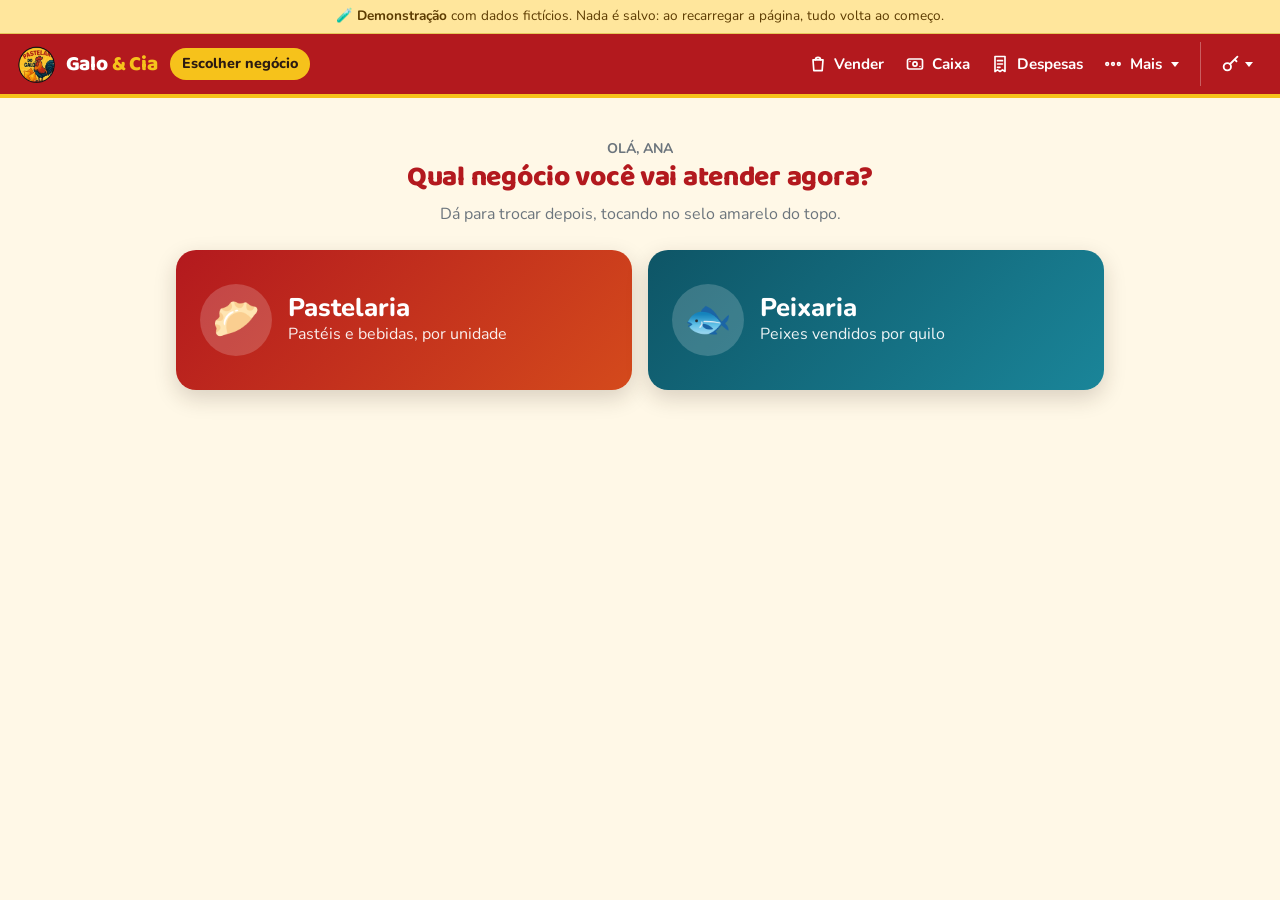
<file: index.html>
<!doctype html>
<html lang="pt-BR">
<head>
    <meta charset="utf-8">
    <meta name="viewport" content="width=device-width, initial-scale=1, viewport-fit=cover">
    <meta name="theme-color" content="#B3191E">
    <link rel="icon" type="image/png" href="img/logo-galo.png">
    <title>Galo &amp; Cia · Demonstração</title>
    <link rel="stylesheet" href="vendor/bootstrap/bootstrap.min.css">
    <link rel="stylesheet" href="css/app.css">
    <link rel="stylesheet" href="css/demo.css">
</head>
<body>
<!-- DEMONSTRAÇÃO: esta faixa avisa que os dados são inventados. -->
<div class="faixa-demo" role="note">🧪 <strong>Demonstração</strong> com dados fictícios. Nada é salvo: ao recarregar a página, tudo volta ao começo.</div>
<!-- Ícones reaproveitados no sistema inteiro (<use href="#...">), desenhados aqui
     mesmo, sem baixar nada da internet. Ícones de traço: pegam a cor do texto.
     As logos ficam em img/ (galo da pastelaria e peixe da peixaria). -->
<svg xmlns="http://www.w3.org/2000/svg" class="d-none">
    <symbol id="i-vender" viewBox="0 0 24 24"><path d="M6 7h12l-1 13H7L6 7Z"/><path d="M9 7a3 3 0 0 1 6 0"/></symbol>
    <symbol id="i-caixa" viewBox="0 0 24 24"><rect x="3" y="6" width="18" height="12" rx="2"/><circle cx="12" cy="12" r="2.5"/><path d="M6 9v.01M18 15v.01"/></symbol>
    <symbol id="i-despesas" viewBox="0 0 24 24"><path d="M6 3h12v18l-3-2-3 2-3-2-3 2V3Z"/><path d="M9 8h6M9 12h6M9 16h3"/></symbol>
    <symbol id="i-repasses" viewBox="0 0 24 24"><circle cx="6" cy="17" r="3"/><circle cx="18" cy="17" r="3"/><path d="M9 17h6l-2-6H9M15 7h3l2 4"/></symbol>
    <symbol id="i-produtos" viewBox="0 0 24 24"><path d="M12 3 4 7v10l8 4 8-4V7l-8-4Z"/><path d="M4 7l8 4 8-4M12 11v10"/></symbol>
    <symbol id="i-cardapio" viewBox="0 0 24 24"><rect x="6" y="2.5" width="12" height="19" rx="2.5"/><path d="M10 6.5h4M9 11h6M9 14.5h6M11 18.5h2"/></symbol>
    <symbol id="i-relatorios" viewBox="0 0 24 24"><path d="M4 20h16"/><path d="M7 16v-5M12 16V7M17 16v-8"/></symbol>
    <symbol id="i-equipe" viewBox="0 0 24 24"><circle cx="9" cy="8" r="3"/><path d="M3 20a6 6 0 0 1 12 0"/><circle cx="17" cy="9" r="2.5"/><path d="M16 14a5 5 0 0 1 5 5"/></symbol>
    <symbol id="i-negocio" viewBox="0 0 24 24"><path d="M4 8h13l-3-3M20 16H7l3 3"/></symbol>
    <symbol id="i-senha" viewBox="0 0 24 24"><circle cx="8" cy="15" r="4"/><path d="m11 12 8-8M16 7l2 2"/></symbol>
    <symbol id="i-sair" viewBox="0 0 24 24"><path d="M14 4h5v16h-5"/><path d="M10 8l-4 4 4 4M6 12h10"/></symbol>
    <symbol id="i-mais" viewBox="0 0 24 24"><circle cx="5" cy="12" r="1.6"/><circle cx="12" cy="12" r="1.6"/><circle cx="19" cy="12" r="1.6"/></symbol>
</svg>

<!-- Topo: marca, negócio escolhido e (no computador) o menu e a conta. -->
<header class="barra-topo">
    <div class="barra-linha">
        <a class="marca" href="#/venda">
            <img id="logo-topo" class="selo-mini" src="img/logo-galo.png" alt="" width="40" height="40">
            <span>Galo <strong>&amp; Cia</strong></span>
        </a>
        <a id="negocio-atual" class="selo-negocio so-logado d-none" href="#/negocio" title="Trocar de negócio"></a>

        <nav id="menu" class="menu-topo so-logado d-none" aria-label="Menu principal">
            <a class="menu-link" href="#/venda" data-rota="#/venda"><svg aria-hidden="true"><use href="#i-vender"/></svg>Vender</a>
            <a class="menu-link" href="#/caixa" data-rota="#/caixa"><svg aria-hidden="true"><use href="#i-caixa"/></svg>Caixa</a>
            <a class="menu-link" href="#/despesas" data-rota="#/despesas"><svg aria-hidden="true"><use href="#i-despesas"/></svg>Despesas</a>
            <!-- O resto das telas fica guardado aqui, para a barra não ficar amontoada. -->
            <div class="dropdown">
                <button id="botao-mais-topo" class="menu-link" type="button" data-bs-toggle="dropdown"
                        aria-expanded="false"><svg aria-hidden="true"><use href="#i-mais"/></svg>Mais<span class="seta" aria-hidden="true"></span></button>
                <div id="menu-mais-topo" class="dropdown-menu dropdown-menu-end menu-suspenso">
                    <a class="dropdown-item menu-item" href="#/vendas-do-dia" data-rota="#/vendas-do-dia"><svg aria-hidden="true"><use href="#i-vender"/></svg>Vendas de hoje</a>
                    <a class="dropdown-item menu-item" href="#/repasses" data-rota="#/repasses"><svg aria-hidden="true"><use href="#i-repasses"/></svg>Repasses</a>
                    <a class="dropdown-item menu-item" href="#/produtos" data-rota="#/produtos"><svg aria-hidden="true"><use href="#i-produtos"/></svg>Produtos</a>
                    <a class="dropdown-item menu-item" href="#/cardapio-online" data-rota="#/cardapio-online" data-negocio="PASTELARIA"><svg aria-hidden="true"><use href="#i-cardapio"/></svg>Cardápio online</a>
                    <a class="dropdown-item menu-item d-none" href="#/relatorios" data-rota="#/relatorios" data-papel="ADMIN"><svg aria-hidden="true"><use href="#i-relatorios"/></svg>Relatórios</a>
                    <a class="dropdown-item menu-item d-none" href="#/equipe" data-rota="#/equipe" data-papel="ADMIN"><svg aria-hidden="true"><use href="#i-equipe"/></svg>Equipe</a>
                </div>
            </div>
        </nav>

        <div class="barra-conta so-logado d-none dropdown">
            <button id="botao-conta" class="menu-link" type="button" data-bs-toggle="dropdown" aria-expanded="false"
                    title="Minha conta"><svg aria-hidden="true"><use href="#i-senha"/></svg>Minha conta<span class="seta" aria-hidden="true"></span></button>
            <div id="menu-conta" class="dropdown-menu dropdown-menu-end menu-suspenso">
                <div class="menu-cabecalho">
                    <strong id="usuario-logado"></strong>
                    <small id="papel-logado"></small>
                </div>
                <a class="dropdown-item menu-item" href="#/senha" data-rota="#/senha"><svg aria-hidden="true"><use href="#i-senha"/></svg>Minha senha</a>
                <button class="dropdown-item menu-item acao-sair" type="button"><svg aria-hidden="true"><use href="#i-sair"/></svg>Sair</button>
            </div>
        </div>
    </div>
</header>

<main id="tela" class="container tela"></main>

<!-- Celular: as 3 telas mais usadas sempre à mão, embaixo, e o resto no "Mais". -->
<nav id="menu-celular" class="menu-celular so-logado d-none" aria-label="Menu principal">
    <a class="menu-link" href="#/venda" data-rota="#/venda"><svg aria-hidden="true"><use href="#i-vender"/></svg>Vender</a>
    <a class="menu-link" href="#/caixa" data-rota="#/caixa"><svg aria-hidden="true"><use href="#i-caixa"/></svg>Caixa</a>
    <a class="menu-link" href="#/despesas" data-rota="#/despesas"><svg aria-hidden="true"><use href="#i-despesas"/></svg>Despesas</a>
    <button id="botao-mais" class="menu-link" type="button" data-bs-toggle="offcanvas" data-bs-target="#menu-mais"
            aria-controls="menu-mais"><svg aria-hidden="true"><use href="#i-mais"/></svg>Mais</button>
</nav>

<!-- "Mais" do celular: sobe de baixo para cima com as outras telas. -->
<div id="menu-mais" class="offcanvas offcanvas-bottom menu-mais" tabindex="-1" aria-labelledby="menu-mais-titulo">
    <div class="offcanvas-header">
        <h2 id="menu-mais-titulo" class="offcanvas-title h5">Mais opções</h2>
        <button type="button" class="btn-close" data-bs-dismiss="offcanvas" aria-label="Fechar"></button>
    </div>
    <div class="offcanvas-body">
        <p id="usuario-logado-mais" class="small text-secondary mb-2"></p>
        <nav class="menu-mais-lista" aria-label="Mais opções">
            <a class="menu-link" href="#/vendas-do-dia" data-rota="#/vendas-do-dia"><svg aria-hidden="true"><use href="#i-vender"/></svg>Vendas de hoje</a>
            <a class="menu-link" href="#/repasses" data-rota="#/repasses"><svg aria-hidden="true"><use href="#i-repasses"/></svg>Repasses</a>
            <a class="menu-link" href="#/produtos" data-rota="#/produtos"><svg aria-hidden="true"><use href="#i-produtos"/></svg>Produtos</a>
            <a class="menu-link" href="#/cardapio-online" data-rota="#/cardapio-online" data-negocio="PASTELARIA"><svg aria-hidden="true"><use href="#i-cardapio"/></svg>Cardápio online</a>
            <a class="menu-link d-none" href="#/relatorios" data-rota="#/relatorios" data-papel="ADMIN"><svg aria-hidden="true"><use href="#i-relatorios"/></svg>Relatórios</a>
            <a class="menu-link d-none" href="#/equipe" data-rota="#/equipe" data-papel="ADMIN"><svg aria-hidden="true"><use href="#i-equipe"/></svg>Equipe</a>
            <a class="menu-link" href="#/negocio" data-rota="#/negocio"><svg aria-hidden="true"><use href="#i-negocio"/></svg>Trocar negócio</a>
            <a class="menu-link" href="#/senha" data-rota="#/senha"><svg aria-hidden="true"><use href="#i-senha"/></svg>Minha senha</a>
            <button class="menu-link acao-sair" type="button"><svg aria-hidden="true"><use href="#i-sair"/></svg>Sair</button>
        </nav>
    </div>
</div>

<!-- Avisos embaixo, no centro (no celular, acima do menu de baixo). -->
<div id="avisos" class="position-fixed start-50 translate-middle-x p-3 avisos"></div>

<script src="vendor/bootstrap/bootstrap.bundle.min.js"></script>
<script type="module" src="js/app.js"></script>
</body>
</html>
</file>
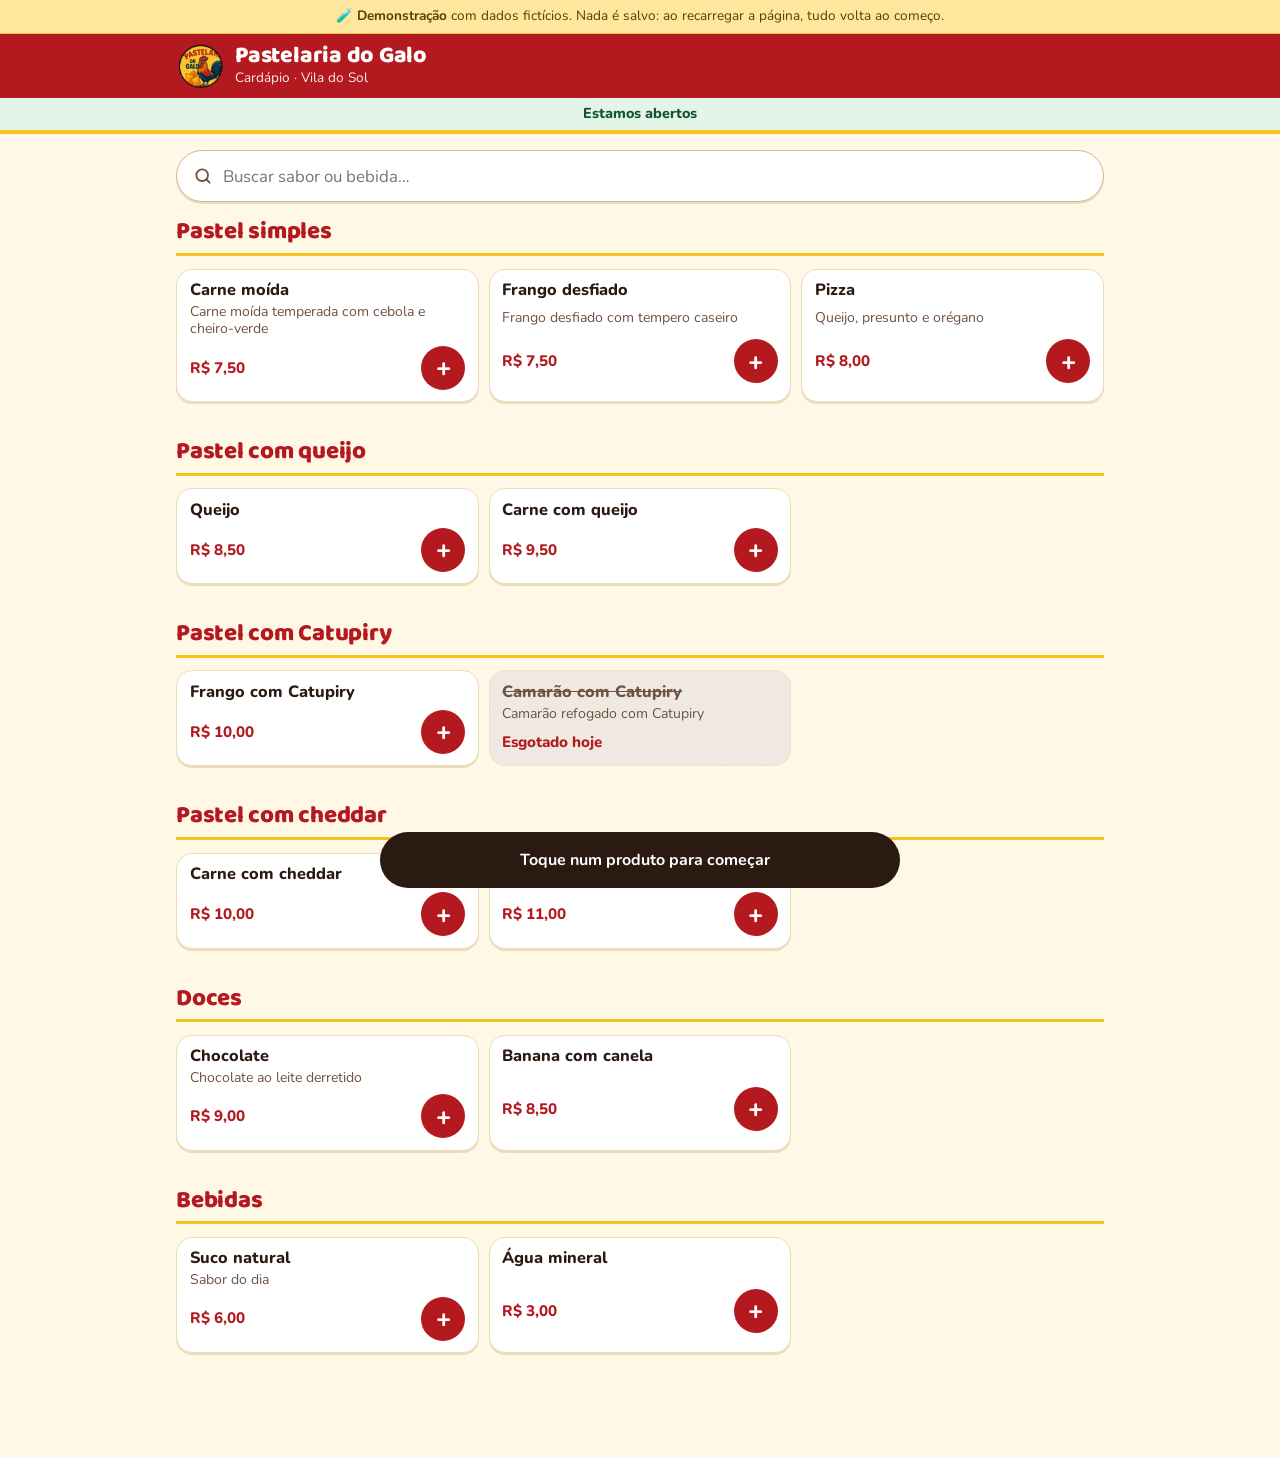
<file: cardapio.html>
<!doctype html>
<html lang="pt-BR">
<head>
    <meta charset="utf-8">
    <meta name="viewport" content="width=device-width, initial-scale=1, viewport-fit=cover">
    <meta name="theme-color" content="#B3191E">
    <meta name="description" content="Cardápio da Pastelaria do Galo. Escolha os pastéis e peça pelo WhatsApp.">
    <title>Cardápio · Demonstração</title>
    <link rel="icon" type="image/png" href="img/logo-galo.png">
    <link rel="stylesheet" href="vendor/bootstrap/bootstrap.min.css">
    <link rel="stylesheet" href="css/app.css">
    <link rel="stylesheet" href="css/demo.css">
</head>
<body class="cardapio-pagina">
<!-- DEMONSTRAÇÃO: esta faixa avisa que os dados são inventados. -->
<div class="faixa-demo" role="note">🧪 <strong>Demonstração</strong> com dados fictícios. Nada é salvo: ao recarregar a página, tudo volta ao começo.</div>
<!-- Esta página é PÚBLICA: qualquer pessoa abre, sem login. Por isso ela não carrega o
     sistema interno (menu, telas, login). Só mostra o cardápio e monta o pedido. -->

<header class="cardapio-topo">
    <div class="cardapio-topo-linha">
        <img class="cardapio-logo" src="img/logo-galo.png" alt="Pastelaria do Galo" width="56" height="52">
        <div class="cardapio-titulo">
            <h1>Pastelaria do Galo</h1>
            <p>Cardápio · Vila do Sol</p>
        </div>
    </div>
    <!-- "Estamos abertos" / "Fechados": faixa própria, embaixo do nome. -->
    <div id="situacao" class="cardapio-situacao" role="status">Carregando…</div>
</header>

<main class="cardapio-principal">
    <div id="aviso" class="cardapio-aviso d-none" role="status"></div>

    <label class="venda-busca">
        <svg aria-hidden="true" viewBox="0 0 24 24"><circle cx="11" cy="11" r="7"/><path d="m20 20-3.5-3.5"/></svg>
        <span class="visually-hidden">Buscar no cardápio</span>
        <input id="busca" type="search" autocomplete="off" placeholder="Buscar sabor ou bebida…">
    </label>

    <div id="lista"><p class="venda-vazio">Carregando o cardápio…</p></div>
    <noscript><p class="venda-vazio">Para ver o cardápio, ative o JavaScript do navegador.</p></noscript>
</main>

<!-- A barra do pedido: sempre à vista, com o total. Tocar abre o pedido para finalizar. -->
<button id="barra-pedido" class="barra-pedido barra-pedido-cardapio vazia" type="button"
        data-bs-toggle="offcanvas" data-bs-target="#painel-pedido" aria-controls="painel-pedido">
    <span>Toque num produto para começar</span>
</button>

<div id="painel-pedido" class="offcanvas offcanvas-bottom painel-cardapio" tabindex="-1" aria-labelledby="titulo-pedido">
    <div class="offcanvas-header">
        <h2 id="titulo-pedido" class="offcanvas-title h4">Seu pedido</h2>
        <button type="button" class="btn-close" data-bs-dismiss="offcanvas" aria-label="Voltar ao cardápio"></button>
    </div>
    <div class="offcanvas-body">
        <ul id="lista-pedido" class="pedido-lista"></ul>
        <div class="text-end mb-2"><button id="limpar" class="btn btn-link btn-sm" type="button">Limpar o pedido</button></div>

        <form id="form-pedido" novalidate>
            <div class="mb-2">
                <label class="form-label" for="p-nome">Seu nome</label>
                <input id="p-nome" class="form-control" maxlength="60" autocomplete="name" required>
            </div>

            <div class="mb-2">
                <div class="form-label">Como você quer receber?</div>
                <div class="btn-group grupo-grande w-100" role="group" aria-label="Retirada ou entrega">
                    <input type="radio" class="btn-check" name="tipo" id="tipo-retirada" value="RETIRADA" checked>
                    <label class="btn btn-outline-secondary" for="tipo-retirada">Retirar</label>
                    <input type="radio" class="btn-check" name="tipo" id="tipo-entrega" value="ENTREGA">
                    <label class="btn btn-outline-secondary" for="tipo-entrega">Entrega</label>
                </div>
                <div id="bloco-entrega" class="mt-2 d-none">
                    <label class="form-label small" for="p-local">Onde você está?</label>
                    <select id="p-local" class="form-select mb-2"></select>
                    <label class="form-label small" for="p-endereco">Ponto de referência</label>
                    <input id="p-endereco" class="form-control" maxlength="150" autocomplete="off">
                </div>
            </div>

            <div class="mb-2">
                <div class="form-label">Como vai pagar?</div>
                <div class="btn-group grupo-grande w-100" role="group" aria-label="Forma de pagamento">
                    <input type="radio" class="btn-check" name="pagamento" id="pag-pix" value="PIX" checked>
                    <label class="btn btn-outline-secondary" for="pag-pix">Pix</label>
                    <input type="radio" class="btn-check" name="pagamento" id="pag-dinheiro" value="DINHEIRO">
                    <label class="btn btn-outline-secondary" for="pag-dinheiro">Dinheiro</label>
                </div>
                <p id="ajuda-pix" class="form-text mb-0">A pastelaria te passa a chave Pix pelo WhatsApp.</p>
                <div id="bloco-troco" class="mt-2 d-none">
                    <label class="form-label small" for="p-troco">Troco para quanto? (deixe em branco se não precisa)</label>
                    <div class="input-group">
                        <span class="input-group-text">R$</span>
                        <input id="p-troco" class="form-control" inputmode="decimal" autocomplete="off">
                    </div>
                </div>
            </div>

            <div class="mb-2">
                <label class="form-label" for="p-observacao">Observação (opcional)</label>
                <textarea id="p-observacao" class="form-control" rows="2" maxlength="200"></textarea>
            </div>

            <!-- O detalhe da conta rola junto com o formulário; no rodapé fixo ficam só o total e o botão. -->
            <dl class="resumo-fechamento mb-1">
                <dt>Itens</dt><dd id="r-itens">R$ 0,00</dd>
                <dt id="r-taxa-rotulo" class="d-none">Entrega</dt><dd id="r-taxa" class="d-none">R$ 0,00</dd>
            </dl>
            <p class="small text-secondary mb-2">O total é uma estimativa. A pastelaria confirma o valor e o tempo pelo WhatsApp.</p>

            <div class="pedido-rodape-cardapio">
            <div class="rodape-total">
                <span class="fw-bold">Total estimado</span>
                <strong id="r-total" class="pedido-total-cardapio">R$ 0,00</strong>
            </div>
            <div id="erro-pedido" class="alert alert-danger py-2 d-none" role="alert"></div>
            <button id="enviar" class="btn btn-primary btn-lg w-100" type="submit">Pedir pelo WhatsApp</button>
            <a id="link-reserva" class="d-none small mt-2 text-center" rel="noopener" href="#">
                O WhatsApp não abriu? Toque aqui.</a>
            </div>
        </form>
    </div>
</div>

<script src="vendor/bootstrap/bootstrap.bundle.min.js"></script>
<script type="module" src="js/publico/cardapio.js"></script>
</body>
</html>
</file>
<file: css/app.css>
/* ============================================================================
   Visual do Galo & Cia (ver docs/IDENTIDADE_VISUAL.md e docs/PLANO_VISUAL.md).

   Estilo escolhido no protótipo: "Cardápio em grade" (estilo B). Topo vermelho
   com faixa amarela, fundo creme, cartões brancos com "sombra de carimbo"
   (uma linha embaixo, sem borrão), títulos arredondados e fortes.

   COMO FUNCIONA: o Bootstrap desenha tudo usando variáveis CSS (--bs-...).
   Aqui trocamos essas variáveis pelas da marca. Assim, cada botão, campo e
   cartão do sistema muda de cara sem precisarmos mexer tela por tela.

   Para mudar uma cor do sistema inteiro, altere só a variável --galo-... aqui.
   ========================================================================== */

/* Fontes salvas no projeto (vendor/fonts, licença OFL): o sistema funciona sem
   internet e não avisa nenhum site de fora a cada tela aberta. Cada arquivo é
   "variável": um só arquivo tem todos os pesos, do normal ao extra-negrito.
   font-display: swap mostra o texto na fonte do sistema até a fonte carregar. */
@font-face {
    font-family: "Baloo 2";
    src: url("../vendor/fonts/baloo2-latin.woff2") format("woff2");
    font-weight: 400 800;
    font-style: normal;
    font-display: swap;
}
@font-face {
    font-family: "Nunito";
    src: url("../vendor/fonts/nunito-latin.woff2") format("woff2");
    font-weight: 200 1000;
    font-style: normal;
    font-display: swap;
}

:root {
    /* Cores da marca */
    --galo-vermelho: #B3191E;
    --galo-vermelho-escuro: #8E1418;
    --galo-vermelho-noite: #6F0F12;
    --galo-amarelo: #F6C21B;
    --galo-amarelo-escuro: #DDA90C;
    --galo-laranja: #E8761E;
    --galo-escuro: #2B1A12;
    --galo-texto-suave: #6E5242;   /* textos de apoio: 6,6:1 sobre o creme */
    --galo-creme: #FFF4D6;
    --galo-fundo: #FFF8E7;         /* fundo das telas */
    --galo-borda: #EBDDBC;
    --galo-borda-forte: #CDB98E;
    --galo-sombra: 0 2px 0 var(--galo-borda);   /* a "sombra de carimbo" */
    --galo-vermelho-rgb: 179, 25, 30;            /* o vermelho em números, para os contornos de foco */
    --galo-foco: rgba(179, 25, 30, 0.18);        /* brilho em volta do campo selecionado */
    --galo-brilho: rgba(246, 194, 27, 0.25);     /* luz amarela nos cartões de destaque */

    /* Fontes: títulos arredondados (Baloo 2) e texto amigável (Nunito).
       Sem os arquivos delas, o navegador usa a fonte do sistema. */
    --fonte-titulo: "Baloo 2", "Nunito", system-ui, "Segoe UI", Roboto, Arial, sans-serif;
    --fonte-texto: "Nunito", system-ui, "Segoe UI", Roboto, "Helvetica Neue", Arial, sans-serif;

    /* Altura do menu de baixo no celular (as telas reservam esse espaço). */
    --menu-celular-altura: 64px;

    /* Bootstrap passa a usar as da marca */
    --bs-body-bg: var(--galo-fundo);
    --bs-body-color: var(--galo-escuro);
    --bs-secondary-color: var(--galo-texto-suave);
    --bs-primary: var(--galo-vermelho);
    --bs-primary-rgb: 179, 25, 30;
    --bs-link-color-rgb: 179, 25, 30;
    --bs-link-hover-color-rgb: 142, 20, 24;
    --bs-border-color: var(--galo-borda);
    --bs-border-radius: 0.75rem;
    --bs-border-radius-lg: 1rem;
    --bs-focus-ring-color: rgba(179, 25, 30, 0.25);
    --bs-font-sans-serif: var(--fonte-texto);
}

/* Peixaria: a mesma casa, outra cor. Ao escolher a peixaria, as variáveis da marca
   trocam de vermelho/amarelo para azul-marinho/azul-água, e o sistema inteiro muda
   junto, sem mexer tela por tela. Assim fica claro, de longe, em qual negócio se está.
   Contrastes conferidos: texto escuro no fundo 14,8:1; texto de apoio 6,5:1; branco
   no azul-marinho 9,1:1; texto escuro no azul-água 9,4:1.
   As variáveis do Bootstrap que usam as da marca são repetidas aqui, porque o
   navegador as calcula uma vez no :root e não as recalcularia sozinho. */
body[data-negocio="PEIXARIA"] {
    --galo-vermelho: #0F4C75;          /* azul-marinho: topo, botões, títulos */
    --galo-vermelho-escuro: #0B3A5A;
    --galo-vermelho-noite: #082A42;
    --galo-amarelo: #7FD1E3;           /* azul-água: escolhido, selos, faixa do topo */
    --galo-amarelo-escuro: #4FB3CC;
    --galo-escuro: #0B2233;
    --galo-texto-suave: #3F5B70;
    --galo-creme: #DCEEF7;
    --galo-fundo: #EEF5FA;
    --galo-borda: #C9DDEA;
    --galo-borda-forte: #93B8D0;
    --galo-sombra: 0 2px 0 var(--galo-borda);
    --galo-vermelho-rgb: 15, 76, 117;
    --galo-foco: rgba(15, 76, 117, 0.2);
    --galo-brilho: rgba(127, 209, 227, 0.25);

    --bs-body-bg: var(--galo-fundo);
    --bs-body-color: var(--galo-escuro);
    --bs-secondary-color: var(--galo-texto-suave);
    --bs-primary: var(--galo-vermelho);
    --bs-primary-rgb: 15, 76, 117;
    --bs-link-color-rgb: 15, 76, 117;
    --bs-link-hover-color-rgb: 11, 58, 90;
    --bs-border-color: var(--galo-borda);
    --bs-focus-ring-color: rgba(15, 76, 117, 0.25);
    background-color: var(--galo-fundo);
}

/* ── Textos ───────────────────────────────────────────────────────────────── */

h1, h2, h3, .h1, .h2, .h3, .h4, .h5 {
    font-family: var(--fonte-titulo);
    font-weight: 800;
    letter-spacing: -0.01em;
}
/* O título de cada tela: grande e no vermelho da marca. */
.cabecalho-tela h1,
.cabecalho-tela .h3 {
    color: var(--galo-vermelho);
    line-height: 1.1;
}
/* "text-muted" do Bootstrap vira o marrom suave da marca (contraste conferido). */
.text-muted {
    color: var(--galo-texto-suave) !important;
}

/* ── Botões ───────────────────────────────────────────────────────────────── */

/* Botões maiores para o toque, no celular. */
.btn {
    min-height: 44px;
    font-weight: 700;
    border-radius: 0.75rem;
}

/* Ação principal: vermelho da marca, texto branco e a "sombra de carimbo"
   mais escura, que dá cara de botão de apertar. */
.btn-primary {
    --bs-btn-color: #fff;
    --bs-btn-bg: var(--galo-vermelho);
    --bs-btn-border-color: var(--galo-vermelho);
    --bs-btn-hover-color: #fff;
    --bs-btn-hover-bg: var(--galo-vermelho-escuro);
    --bs-btn-hover-border-color: var(--galo-vermelho-escuro);
    --bs-btn-active-color: #fff;
    --bs-btn-active-bg: var(--galo-vermelho-noite);
    --bs-btn-active-border-color: var(--galo-vermelho-noite);
    --bs-btn-disabled-color: #fff;
    --bs-btn-disabled-bg: var(--galo-vermelho);
    --bs-btn-disabled-border-color: var(--galo-vermelho);
    --bs-btn-focus-shadow-rgb: var(--galo-vermelho-rgb);
    box-shadow: 0 3px 0 var(--galo-vermelho-noite);
}
.btn-primary:active {
    box-shadow: none;
    transform: translateY(2px);
}

/* Ação secundária (Editar, abas): contorno vermelho da marca. Sem isto, o
   Bootstrap usa o azul dele, que tem cor própria e não segue o --bs-primary. */
.btn-outline-primary {
    --bs-btn-color: var(--galo-vermelho);
    --bs-btn-bg: #fff;
    --bs-btn-border-color: var(--galo-vermelho);
    --bs-btn-hover-color: #fff;
    --bs-btn-hover-bg: var(--galo-vermelho-escuro);
    --bs-btn-hover-border-color: var(--galo-vermelho-escuro);
    --bs-btn-active-color: #fff;
    --bs-btn-active-bg: var(--galo-vermelho);
    --bs-btn-active-border-color: var(--galo-vermelho);
    --bs-btn-disabled-color: var(--galo-vermelho);
    --bs-btn-disabled-border-color: var(--galo-vermelho);
    --bs-btn-focus-shadow-rgb: var(--galo-vermelho-rgb);
}

/* "Registrar venda" usava o verde do Bootstrap, que destoava: vira vermelho. */
.btn-success {
    --bs-btn-color: #fff;
    --bs-btn-bg: var(--galo-vermelho);
    --bs-btn-border-color: var(--galo-vermelho);
    --bs-btn-hover-color: #fff;
    --bs-btn-hover-bg: var(--galo-vermelho-escuro);
    --bs-btn-hover-border-color: var(--galo-vermelho-escuro);
    --bs-btn-active-color: #fff;
    --bs-btn-active-bg: var(--galo-vermelho-noite);
    --bs-btn-active-border-color: var(--galo-vermelho-noite);
    --bs-btn-disabled-color: #fff;
    --bs-btn-disabled-bg: var(--galo-vermelho);
    --bs-btn-disabled-border-color: var(--galo-vermelho);
    box-shadow: 0 3px 0 var(--galo-vermelho-noite);
}

/* Botão em forma de link ("Limpar o pedido"): na cor da marca, e não no azul do Bootstrap. */
.btn-link {
    --bs-btn-color: var(--galo-vermelho);
    --bs-btn-hover-color: var(--galo-vermelho-escuro);
    --bs-btn-active-color: var(--galo-vermelho-noite);
}

/* Destaque: amarelo da marca. Texto ESCURO: branco no amarelo fica ilegível. */
.btn-warning {
    --bs-btn-color: var(--galo-escuro);
    --bs-btn-bg: var(--galo-amarelo);
    --bs-btn-border-color: var(--galo-amarelo);
    --bs-btn-hover-color: var(--galo-escuro);
    --bs-btn-hover-bg: var(--galo-amarelo-escuro);
    --bs-btn-hover-border-color: var(--galo-amarelo-escuro);
    --bs-btn-active-color: var(--galo-escuro);
    --bs-btn-active-bg: var(--galo-amarelo-escuro);
    --bs-btn-active-border-color: var(--galo-amarelo-escuro);
}

/* Opções (pagamento, origem, período...): brancas; a escolhida fica AMARELA,
   com texto escuro e em negrito. O vermelho fica só para a ação principal,
   e a escolha não depende só da cor (o negrito também muda). */
.btn-outline-secondary {
    --bs-btn-color: var(--galo-escuro);
    --bs-btn-bg: #fff;
    --bs-btn-border-color: var(--galo-borda-forte);
    --bs-btn-hover-color: var(--galo-escuro);
    --bs-btn-hover-bg: var(--galo-creme);
    --bs-btn-hover-border-color: var(--galo-borda-forte);
    --bs-btn-active-color: var(--galo-escuro);
    --bs-btn-active-bg: var(--galo-amarelo);
    --bs-btn-active-border-color: var(--galo-amarelo-escuro);
    --bs-btn-focus-shadow-rgb: var(--galo-vermelho-rgb);
}
.btn-check:checked + .btn {
    font-weight: 800;
}

/* ── Campos ───────────────────────────────────────────────────────────────── */

/* Campos brancos sobre o creme: destacam onde se digita. */
.form-control,
.form-select {
    background-color: #fff;
    border-color: var(--galo-borda-forte);
    border-radius: 0.75rem;
    min-height: 44px;
}
.form-control:focus,
.form-select:focus {
    border-color: var(--galo-vermelho);
    box-shadow: 0 0 0 0.25rem var(--galo-foco);
}
/* Sem as setinhas minúsculas dos campos de número: digita-se o valor.
   (O teclado numérico do celular continua aparecendo.) */
input[type="number"]::-webkit-outer-spin-button,
input[type="number"]::-webkit-inner-spin-button {
    -webkit-appearance: none;
    margin: 0;
}
input[type="number"] {
    -moz-appearance: textfield;
    appearance: textfield;
}
.form-check-input:checked {
    background-color: var(--galo-vermelho);
    border-color: var(--galo-vermelho);
}
.form-label {
    font-weight: 700;
}

/* ── Cartões e listas ─────────────────────────────────────────────────────── */

.card {
    --bs-card-bg: #fff;
    border: 1px solid var(--galo-borda);
    border-radius: 1rem;
    box-shadow: var(--galo-sombra);
}
.list-group {
    --bs-list-group-border-color: var(--galo-borda);
}

/* ── Topo ─────────────────────────────────────────────────────────────────── */

.barra-topo {
    color: #fff;
    background: var(--galo-vermelho);
    border-bottom: 4px solid var(--galo-amarelo);
}
.barra-linha {
    display: flex;
    align-items: center;
    gap: 0.75rem;
    max-width: 1320px;
    margin: 0 auto;
    padding: 0.5rem 1rem;
}
.marca {
    display: flex;
    align-items: center;
    gap: 0.6rem;
    color: #fff;
    font-family: var(--fonte-titulo);
    font-size: 1.3rem;
    font-weight: 800;
    letter-spacing: -0.01em;
    text-decoration: none;
    white-space: nowrap;
}
.marca:hover {
    color: #fff;
}
.marca strong {
    color: var(--galo-amarelo);
}
.selo-mini {
    width: 40px;
    height: 40px;
    flex: none;
    object-fit: contain;
}

/* Negócio escolhido: um selo amarelo, sempre à vista. Tocar nele troca o negócio. */
.selo-negocio {
    display: inline-flex;
    align-items: center;
    min-height: 32px;
    padding: 0 0.75rem;
    border-radius: 999px;
    background: var(--galo-amarelo);
    color: var(--galo-escuro);
    font-weight: 800;
    font-size: 0.9rem;
    text-decoration: none;
    white-space: nowrap;
}
.selo-negocio:hover {
    color: var(--galo-escuro);
    background: #fff;
}

/* Itens de menu (topo, menu de baixo e "Mais"): ícone + nome. */
.menu-link {
    display: inline-flex;
    align-items: center;
    gap: 0.4rem;
    min-height: 44px;
    padding: 0 0.7rem;
    border: 0;
    border-radius: 999px;
    background: transparent;
    color: inherit;
    font: inherit;
    font-weight: 700;
    text-decoration: none;
    white-space: nowrap;
    cursor: pointer;
}
.menu-link svg {
    width: 20px;
    height: 20px;
    flex: none;
    fill: none;
    stroke: currentColor;
    stroke-width: 2;
    stroke-linecap: round;
    stroke-linejoin: round;
}

/* Menu do topo (computador): texto branco; a tela atual fica num "comprimido" amarelo. */
.menu-topo {
    display: flex;
    flex-wrap: nowrap;
    gap: 0.1rem;
    margin-left: auto;
}
.menu-topo .menu-link {
    padding: 0 0.6rem;
    font-size: 0.95rem;
}
.barra-topo .menu-link {
    color: #fff;
}
.barra-topo .menu-link:hover {
    background: rgba(255, 255, 255, 0.15);
    color: #fff;
}
.barra-topo .menu-link.active {
    background: var(--galo-amarelo);
    color: var(--galo-escuro);
}
.barra-conta {
    display: flex;
    align-items: center;
    gap: 0.15rem;
    padding-left: 0.5rem;
    border-left: 1px solid rgba(255, 255, 255, 0.3);
}

/* Setinha "▾" dos botões que abrem um menu (Mais e conta). */
.seta {
    width: 0;
    height: 0;
    margin-left: 0.15rem;
    border-left: 4px solid transparent;
    border-right: 4px solid transparent;
    border-top: 5px solid currentColor;
}
/* Menus suspensos do topo: cartão branco, itens grandes, ícone + nome. */
.menu-suspenso {
    min-width: 230px;
    margin-top: 0.5rem !important;
    padding: 0.4rem;
    border: 1px solid var(--galo-borda);
    border-radius: 1rem;
    box-shadow: 0 10px 28px rgba(43, 26, 18, 0.18);
}
/* Quem está logada: nome e perfil, no alto do menu da conta (não é um botão). */
.menu-cabecalho {
    display: flex;
    flex-direction: column;
    padding: 0.4rem 0.8rem 0.6rem;
    margin-bottom: 0.3rem;
    border-bottom: 1px solid var(--galo-borda);
    color: var(--galo-escuro);
}
.menu-cabecalho small {
    color: var(--galo-texto-suave);
}
.menu-item {
    display: flex;
    align-items: center;
    gap: 0.6rem;
    min-height: 44px;
    padding: 0 0.8rem;
    border-radius: 0.7rem;
    color: var(--galo-escuro);
    font-weight: 700;
}
.menu-item svg {
    width: 20px;
    height: 20px;
    flex: none;
    fill: none;
    stroke: currentColor;
    stroke-width: 2;
    stroke-linecap: round;
    stroke-linejoin: round;
}
.menu-item:hover,
.menu-item:focus {
    background: var(--galo-creme);
    color: var(--galo-escuro);
}
.menu-item.active,
.menu-item.active:hover {
    background: var(--galo-amarelo);
    color: var(--galo-escuro);
}
.menu-item.acao-sair {
    color: var(--galo-vermelho);
}

.tela {
    padding-top: 1rem;
    padding-bottom: 1.5rem;
}

/* Menu de baixo (só no celular). */
.menu-celular {
    display: none;
}

/* No computador médio, o menu do topo encolhe: só os ícones nos itens da conta
   (o nome e o "Sair" continuam no title, ao parar o mouse, e no leitor de tela). */
@media (max-width: 1439.98px) {
    .barra-conta .menu-link {
        font-size: 0;
        gap: 0;
    }
    .barra-conta .menu-link svg {
        width: 22px;
        height: 22px;
    }
}

/* Notebook pequeno: só o selo do galo no lugar do nome, e itens mais juntos. */
@media (min-width: 992px) and (max-width: 1199.98px) {
    .marca span {
        position: absolute;
        width: 1px;
        height: 1px;
        overflow: hidden;
        clip: rect(0 0 0 0);
    }
    .barra-linha {
        gap: 0.5rem;
    }
    .menu-topo .menu-link {
        padding: 0 0.35rem;
        gap: 0.3rem;
        font-size: 0.88rem;
    }
}

/* Celular e tablet em pé: topo enxuto; o menu vai para baixo, como num aplicativo. */
@media (max-width: 991.98px) {
    .menu-topo,
    .barra-conta {
        display: none !important;
    }
    .barra-linha {
        justify-content: space-between;
    }
    .menu-celular {
        position: fixed;
        left: 0;
        right: 0;
        bottom: 0;
        z-index: 1030;
        display: grid;
        grid-template-columns: repeat(4, 1fr);
        height: calc(var(--menu-celular-altura) + env(safe-area-inset-bottom));
        padding-bottom: env(safe-area-inset-bottom);
        background: #fff;
        border-top: 1px solid var(--galo-borda);
        box-shadow: 0 -2px 10px rgba(43, 26, 18, 0.08);
    }
    .menu-celular.d-none {
        display: none !important;
    }
    .menu-celular .menu-link {
        flex-direction: column;
        justify-content: center;
        gap: 0.15rem;
        border-radius: 0;
        padding: 0;
        font-size: 0.78rem;
        color: var(--galo-texto-suave);
    }
    .menu-celular .menu-link svg {
        width: 24px;
        height: 24px;
    }
    /* A tela atual: ícone dentro de um comprimido amarelo e o nome em vermelho. */
    .menu-celular .menu-link.active {
        color: var(--galo-vermelho);
    }
    .menu-celular .menu-link.active svg {
        width: 52px;
        padding: 2px 14px;
        border-radius: 999px;
        background: var(--galo-amarelo);
        color: var(--galo-escuro);
    }
    /* As telas reservam o espaço do menu de baixo, para nada ficar escondido atrás dele. */
    body:not(.modo-login) .tela {
        padding-bottom: calc(var(--menu-celular-altura) + env(safe-area-inset-bottom) + 1.5rem);
    }
    body:not(.modo-login) .avisos {
        bottom: calc(var(--menu-celular-altura) + env(safe-area-inset-bottom));
    }
    /* O que fica grudado no rodapé da tela (barra de pagamento dos repasses)
       para logo ACIMA do menu de baixo, e não escondido atrás dele. */
    body:not(.modo-login) .barra-pagamento {
        bottom: calc(var(--menu-celular-altura) + env(safe-area-inset-bottom));
    }
}

/* "Mais" do celular: painel que sobe de baixo, com uma opção por linha. */
.menu-mais {
    --bs-offcanvas-height: auto;
    border-radius: 1.25rem 1.25rem 0 0;
    border-top: 4px solid var(--galo-amarelo);
    background: var(--galo-fundo);
}
.menu-mais .offcanvas-body {
    padding-bottom: calc(1rem + env(safe-area-inset-bottom));
}
.menu-mais-lista {
    display: grid;
    gap: 0.4rem;
}
.menu-mais-lista .menu-link {
    justify-content: flex-start;
    gap: 0.75rem;
    min-height: 52px;
    padding: 0 1rem;
    border-radius: 0.9rem;
    background: #fff;
    border: 1px solid var(--galo-borda);
    box-shadow: var(--galo-sombra);
    color: var(--galo-escuro);
}
.menu-mais-lista .menu-link.d-none {
    display: none;
}
.menu-mais-lista .menu-link.active {
    border-color: var(--galo-vermelho);
    color: var(--galo-vermelho);
}
.menu-mais-lista .acao-sair {
    margin-top: 0.5rem;
    color: var(--galo-vermelho);
}

.avisos {
    bottom: 0;
}

/* ── Tela de login ────────────────────────────────────────────────────────── */

/* No login a barra do topo some: a própria tela já mostra a marca. */
.modo-login .barra-topo {
    display: none;
}

/* Sem o espaço de 1rem que as outras telas têm no topo: ali apareceria uma faixa
   creme em cima do fundo vermelho. */
.modo-login .tela {
    padding: 0;
}

/* Um cartão só, centralizado, sobre o degradê laranja → azul.
   Vale igual no celular e no computador; só os tamanhos mudam. */
.login-palco {
    position: relative;
    overflow: hidden;
    min-height: 100vh;
    display: flex;
    flex-direction: column;
    align-items: center;
    justify-content: center;
    gap: 1.5rem;
    padding: 2rem 1.25rem;
    color: #fff;
    /* Laranja da pastelaria de um lado, azul da peixaria do outro. */
    background: linear-gradient(135deg, #E8761E 0%, #D4572A 30%, #1B5A86 70%, #0B3A5A 100%);
}
/* Bolinhas sutis por cima do fundo. */
.login-palco::after {
    content: "";
    position: absolute;
    inset: 0;
    background-image: radial-gradient(rgba(255, 255, 255, 0.09) 1.6px, transparent 1.6px);
    background-size: 22px 22px;
    pointer-events: none;
}
.login-palco > * {
    position: relative;
    z-index: 1;
    min-width: 0;
}

/* Marca dentro do cartão: as duas figurinhas e o nome, em cima do formulário. */
.login-marca {
    display: flex;
    flex-direction: column;
    align-items: center;
    text-align: center;
    margin-bottom: 1.75rem;
}
/* As duas figurinhas lado a lado: o sistema é da pastelaria e da peixaria. */
.login-logos {
    display: flex;
    align-items: center;
    justify-content: center;
    gap: 1.25rem;
}
.login-logos img {
    width: clamp(84px, 22vw, 104px);
    height: auto;
    object-fit: contain;
    filter: drop-shadow(0 4px 8px rgba(43, 26, 18, 0.25));
}
.login-titulo {
    margin: 1rem 0 0;
    font-weight: 900;
    font-size: clamp(2rem, 8vw, 2.6rem);
    line-height: 1;
    letter-spacing: -0.02em;
    text-transform: uppercase;
    color: #0B3A5A;                 /* azul-marinho da peixaria */
}
.login-titulo span {
    color: #D4572A;                 /* laranja da pastelaria */
}

.login-cartao {
    width: 100%;
    max-width: 460px;
    color: var(--galo-escuro);
    border-top: 6px solid var(--galo-amarelo);
    box-shadow: 0 14px 36px rgba(0, 0, 0, 0.28);
}
.aviso-caps {
    display: inline-block;
    margin-top: 0.4rem;
    padding: 0.15rem 0.6rem;
    font-size: 0.85rem;
    font-weight: 600;
    color: var(--galo-escuro);
    background: var(--galo-amarelo);
    border-radius: 999px;
}


/* ── Escolha do negócio ───────────────────────────────────────────────────── */

.escolha-negocio {
    display: flex;
    align-items: center;
    gap: 1rem;
    width: 100%;
    min-height: 140px;
    padding: 1.5rem;
    text-align: left;
    color: #fff;
    border: 0;
    border-radius: 1.25rem;
    box-shadow: 0 8px 22px rgba(43, 26, 18, 0.18);
    transition: transform 0.12s ease, box-shadow 0.12s ease;
}
.escolha-negocio:hover {
    transform: translateY(-3px);
    box-shadow: 0 12px 28px rgba(43, 26, 18, 0.24);
}
.escolha-negocio:focus-visible {
    outline: 4px solid var(--galo-amarelo);
    outline-offset: 3px;
}
.escolha-pastelaria {
    background: linear-gradient(135deg, var(--galo-vermelho), #D44A1C);
}
.escolha-peixaria {
    background: linear-gradient(135deg, #0E5566, #1A8599);
}
.escolha-icone {
    flex: 0 0 auto;
    display: grid;
    place-items: center;
    width: 72px;
    height: 72px;
    font-size: 2.4rem;
    background: rgba(255, 255, 255, 0.18);
    border-radius: 50%;
}
.escolha-titulo {
    display: block;
    font-size: 1.6rem;
    font-weight: 800;
    line-height: 1.1;
}
.escolha-detalhe {
    display: block;
    opacity: 0.92;
}

/* ── Equipe ───────────────────────────────────────────────────────────────── */

.cabecalho-com-acao {
    display: flex;
    justify-content: space-between;
    align-items: flex-start;
    gap: 0.75rem;
}
.cabecalho-com-acao > .btn {
    flex: none;
}
.cabecalho-tela {
    margin: 0.5rem 0 1.5rem;
}

/* Uma pessoa por linha: avatar, nome e detalhes, ação à direita. */
.pessoa {
    display: flex;
    align-items: center;
    gap: 1rem;
    padding: 1rem 1.25rem;
}
.pessoa + .pessoa {
    border-top: 1px solid var(--galo-borda);
}
.pessoa-info {
    flex: 1 1 auto;
    min-width: 0;
}
.pessoa-acao {
    flex: 0 0 auto;
}
.pessoa-avatar {
    flex: 0 0 auto;
    display: grid;
    place-items: center;
    width: 48px;
    height: 48px;
    font-weight: 800;
    border-radius: 50%;
}
/* Desativado: apagado na tela, mas o selo "Desativado" diz o estado em texto. */
.pessoa-inativa .pessoa-avatar,
.pessoa-inativa .pessoa-info {
    opacity: 0.55;
}

/* Cores do papel: no avatar e no selo ao lado do nome. */
.papel-admin {
    color: #fff;
    background-color: var(--galo-vermelho);
}
.papel-equipe {
    color: var(--galo-escuro);
    background-color: var(--galo-amarelo);
}
.selo-inativo {
    color: #fff;
    background-color: #6B5A4E;
}
.selo-voce {
    color: var(--galo-escuro);
    background-color: var(--galo-creme);
    border: 1px solid var(--galo-borda-forte);
}

/* Opção de papel: título em cima, explicação embaixo, alinhados à esquerda. */
.opcao-papel {
    display: flex;
    flex-direction: column;
    align-items: flex-start;
    text-align: left;
    padding: 0.75rem 1rem;
}
.opcao-titulo {
    font-weight: 800;
}
.opcao-detalhe {
    font-size: 0.875rem;
    font-weight: 400;
    opacity: 0.85;
}

@media (max-width: 575.98px) {
    .pessoa {
        flex-wrap: wrap;
    }
    /* No celular, o botão de ação vai para a linha de baixo, ocupando a largura. */
    .pessoa-acao {
        width: 100%;
        padding-left: calc(48px + 1rem);
    }
}

/* ── Minha senha ──────────────────────────────────────────────────────────── */

/* Contador de caracteres: fica verde e em negrito ao atingir o mínimo
   (e o texto muda para "tamanho ok": não depende só da cor). */
.contador-senha.contador-ok {
    color: #1E7A3C;
    font-weight: 700;
}

/* ── Caixa ────────────────────────────────────────────────────────────────── */

/* Selo do estado do caixa: o texto diz o estado ("Caixa aberto"), a bolinha só reforça. */
.estado-caixa {
    display: inline-flex;
    align-items: center;
    gap: 0.4rem;
    padding: 0.25rem 0.75rem;
    font-size: 0.85rem;
    font-weight: 800;
    border-radius: 999px;
}
.estado-caixa::before {
    content: "";
    width: 0.55rem;
    height: 0.55rem;
    border-radius: 50%;
    background: currentColor;
}
.estado-aberto {
    color: var(--galo-escuro);
    background: var(--galo-amarelo);
}
.estado-fechado {
    color: #fff;
    background: #6B5A4E;
}

/* Cartão de destaque: o número que importa, grande, sobre o vermelho da marca. */
.caixa-destaque {
    color: #fff;
    border: 0;
    background:
        radial-gradient(circle at 92% 8%, var(--galo-brilho), transparent 40%),
        linear-gradient(135deg, var(--galo-vermelho), var(--galo-vermelho-noite));
}
.caixa-rotulo {
    font-size: 0.95rem;
    opacity: 0.9;
}
.caixa-valor {
    font-size: clamp(2.4rem, 7vw, 3.4rem);
    font-weight: 900;
    line-height: 1.05;
    color: var(--galo-amarelo);
    font-variant-numeric: tabular-nums;
}

/* A conta aberta: sinal | descrição | valor, com os valores alinhados à direita. */
.composicao-linha {
    display: grid;
    grid-template-columns: 1.25rem 1fr auto;
    gap: 0.5rem;
    padding: 0.45rem 0;
    border-bottom: 1px dashed var(--galo-borda);
}
.composicao-sinal {
    font-weight: 800;
    text-align: center;
}
.composicao-valor {
    font-variant-numeric: tabular-nums;
}
.composicao-zerada {
    opacity: 0.55;
}
.composicao-total {
    margin-top: 0.25rem;
    border-bottom: 0;
    border-top: 2px solid var(--galo-escuro);
    font-size: 1.1rem;
    font-weight: 800;
}

/* Histórico de reforços e sangrias. */
.lista-movimentos {
    margin: 0;
    padding: 0;
    list-style: none;
}
.movimento {
    display: grid;
    grid-template-columns: 3.25rem 1fr auto;
    gap: 0.75rem;
    align-items: start;
    padding: 0.6rem 0;
}
.movimento + .movimento {
    border-top: 1px solid var(--galo-borda);
}
.movimento-hora {
    color: var(--bs-secondary-color);
    font-variant-numeric: tabular-nums;
}
.movimento-valor {
    font-weight: 800;
    font-variant-numeric: tabular-nums;
}
/* O sinal (+/−) vem escrito no valor; a cor só reforça. */
.valor-entra {
    color: #1E7A3C;
}
.valor-sai {
    color: var(--galo-vermelho);
}

/* Fechamento: fica visível ao lado no computador, enquanto se rola o resto. */
@media (min-width: 992px) {
    .caixa-fechar {
        position: sticky;
        top: 1rem;
    }
}
.passos-fechamento {
    padding-left: 1.1rem;
    margin: 0.5rem 0 1rem;
}
.previa-diferenca {
    padding: 0.75rem 1rem;
    font-weight: 700;
    color: var(--bs-secondary-color);
    background: var(--galo-creme);
    border-radius: 0.75rem;
}
.diferenca-ok {
    color: #14532D;
    background: #DCF2E3;
}
.diferenca-sobra {
    color: #5C3D00;
    background: #FFF0C2;
}
.diferenca-falta {
    color: #7A0F12;
    background: #FBDADB;
}

.resumo-fechamento {
    display: grid;
    grid-template-columns: auto 1fr;
    gap: 0.4rem 1rem;
}
.resumo-fechamento dt {
    font-weight: 400;
    color: var(--bs-secondary-color);
}
.resumo-fechamento dd {
    margin: 0;
    font-weight: 700;
    text-align: right;
}

/* ── Despesas ─────────────────────────────────────────────────────────────── */

/* Números do resumo do mês, em cartõezinhos. */
.resumo-numero {
    display: flex;
    flex-direction: column;
    height: 100%;
    padding: 0.85rem 1rem;
    background: #fff;
    border: 1px solid var(--galo-borda);
    border-radius: 0.9rem;
}
.resumo-rotulo {
    font-size: 0.85rem;
    color: var(--bs-secondary-color);
}
.resumo-valor {
    font-family: var(--fonte-titulo);
    font-size: 1.45rem;
    font-weight: 800;
    line-height: 1.2;
    font-variant-numeric: tabular-nums;
}
.resumo-destaque {
    color: #fff;
    background: var(--galo-vermelho);
    border-color: var(--galo-vermelho);
}
.resumo-destaque .resumo-rotulo {
    color: rgba(255, 255, 255, 0.85);
}
.resumo-alerta {
    background: #FFF0C2;
    border-color: var(--galo-amarelo);
}

/* Uma despesa por linha: dia | descrição e detalhes | valor e situação. */
.despesa {
    display: grid;
    grid-template-columns: 3rem 1fr auto;
    gap: 0.75rem;
    align-items: start;
    padding: 1rem 1.25rem;
}
.despesa + .despesa {
    border-top: 1px solid var(--galo-borda);
}
.despesa-data {
    text-align: center;
    line-height: 1;
    padding: 0.4rem 0;
    background: var(--galo-creme);
    border-radius: 0.6rem;
}
.despesa-dia {
    display: block;
    font-size: 1.25rem;
    font-weight: 800;
}
.despesa-mes {
    font-size: 0.75rem;
    color: var(--bs-secondary-color);
}
.despesa-lado {
    text-align: right;
}
.despesa-valor {
    font-weight: 800;
    font-variant-numeric: tabular-nums;
}
/* Situação sempre em texto ("Paga · Pix", "Pendente"); a cor só reforça. */
.selo-pago {
    color: #14532D;
    background: #DCF2E3;
}
.selo-pendente {
    color: #5C3D00;
    background: #FFE08A;
}
.itens-despesa summary {
    cursor: pointer;
    color: var(--galo-vermelho);
}

/* Formulário: opções de pagamento em botões, 2 por linha. */
.opcoes-pagamento {
    display: grid;
    grid-template-columns: 1fr 1fr;
    gap: 0.4rem;
}
.aviso-dinheiro {
    padding: 0.5rem 0.75rem;
    color: var(--galo-escuro);
    background: var(--galo-creme);
    border-left: 4px solid var(--galo-amarelo);
    border-radius: 0.5rem;
}
.item-linha {
    display: grid;
    grid-template-columns: 1fr 4.5rem 5.5rem 5.5rem auto;
    gap: 0.35rem;
    align-items: center;
    margin-bottom: 0.4rem;
}
@media (min-width: 992px) {
    .despesa-form-cartao {
        position: sticky;
        top: 1rem;
    }
}
@media (max-width: 575.98px) {
    /* No celular, cada item vira duas linhas: nome em cima, números embaixo. */
    .item-linha {
        grid-template-columns: 1fr 1fr 1fr auto;
    }
    .item-linha .item-desc {
        grid-column: 1 / -1;
    }
}

/* ── Repasses ─────────────────────────────────────────────────────────────── */

/* Atalhos de período: "comprimidos" numa linha só, como as categorias da venda.
   No celular a linha rola para o lado, em vez de quebrar torta em duas. */
.periodo-atalhos {
    display: flex;
    gap: 0.4rem;
    max-width: 100%;
    overflow-x: auto;
    padding-bottom: 2px;
    scrollbar-width: thin;
}
.periodo-atalhos .btn {
    flex: none;
    border-radius: 999px;
    white-space: nowrap;
}
.periodo-datas {
    display: flex;
    align-items: flex-end;
    gap: 0.5rem;
}
@media (max-width: 575.98px) {
    .periodo-atalhos {
        width: 100%;
    }
    /* As duas datas dividem a largura e nunca passam da borda do cartão. */
    .periodo-datas {
        width: 100%;
    }
    .periodo-datas > div {
        flex: 1 1 0;
        min-width: 0;
    }
}

.repasse-cabecalho {
    padding: 0.85rem 1.25rem;
    background: var(--galo-creme);
    border-bottom: 1px solid var(--galo-borda);
    border-radius: 1rem 1rem 0 0;
}
/* Cada entrega é um <label>: tocar em qualquer lugar da linha marca a caixinha. */
.repasse {
    display: grid;
    grid-template-columns: 3rem 1fr auto;
    gap: 0.75rem;
    align-items: center;
    margin: 0;
    padding: 0.9rem 1.25rem;
    cursor: default;
}
.repasse-com-marcador {
    grid-template-columns: 1.5rem 3rem 1fr auto;
    cursor: pointer;
}
.repasse + .repasse {
    border-top: 1px solid var(--galo-borda);
}
.repasse-marcar {
    width: 1.35rem;
    height: 1.35rem;
    margin: 0;
}
.repasse-fechado .repasse-info,
.repasse-fechado .despesa-data {
    opacity: 0.65;
}
.repasse-semana {
    display: block;
    margin-top: 0.15rem;
    font-size: 0.7rem;
    text-transform: uppercase;
    color: var(--bs-secondary-color);
}
.repasse-info {
    min-width: 0;
}

/* Barra de pagamento: aparece ao marcar entregas, presa no rodapé da tela. */
.barra-pagamento {
    position: sticky;
    bottom: 0;
    z-index: 20;
    margin-top: 1rem;
    padding: 0.9rem 1.25rem;
    color: #fff;
    background: var(--galo-escuro);
    border-radius: 1rem;
    box-shadow: 0 -6px 18px rgba(43, 26, 18, 0.25);
}
.barra-pagamento-conteudo {
    display: flex;
    flex-wrap: wrap;
    align-items: center;
    justify-content: space-between;
    gap: 0.75rem;
}
.barra-pagamento-total strong {
    display: block;
    font-size: 1.5rem;
    color: var(--galo-amarelo);
    font-variant-numeric: tabular-nums;
}
.barra-pagamento .btn-outline-secondary {
    --bs-btn-color: #fff;
    --bs-btn-bg: transparent;
    --bs-btn-border-color: rgba(255, 255, 255, 0.45);
    --bs-btn-hover-color: #fff;
    --bs-btn-hover-bg: rgba(255, 255, 255, 0.12);
}
.barra-pagamento .text-danger {
    color: #FFB4B6 !important;
}

/* ── Avisos ───────────────────────────────────────────────────────────────── */

/* Avisos ficam por cima de tudo e não atrapalham o toque na tela. */
.avisos {
    z-index: 1080;
    width: min(92vw, 420px);
    pointer-events: none;
}
.avisos .alert {
    pointer-events: auto;
}

/* ── Venda (estilo B: cartões por categoria) ──────────────────────────────── */

/* Faixa do caixa aberto: discreta, para não roubar a atenção dos produtos. */
.venda-caixa {
    display: flex;
    flex-wrap: wrap;
    justify-content: space-between;
    gap: 0.25rem 1rem;
    padding: 0.6rem 1rem;
    background: #fff;
    border: 1px solid var(--galo-borda);
    border-radius: 0.9rem;
    box-shadow: var(--galo-sombra);
}
.ponto-aberto {
    display: inline-block;
    width: 0.6rem;
    height: 0.6rem;
    margin-right: 0.25rem;
    border-radius: 50%;
    background: #1E7B45;
}

/* Produtos à esquerda, pedido à direita (computador). No celular, uma coluna. */
.venda-grade {
    display: grid;
    grid-template-columns: minmax(0, 1fr) 380px;
    gap: 1.25rem;
    align-items: start;
}
@media (max-width: 991.98px) {
    .venda-grade {
        grid-template-columns: minmax(0, 1fr);
    }
}

/* Busca: um campo grande e arredondado. */
.venda-busca {
    display: flex;
    align-items: center;
    gap: 0.5rem;
    min-height: 52px;
    padding: 0 1rem;
    background: #fff;
    border: 1px solid var(--galo-borda-forte);
    border-radius: 999px;
    box-shadow: var(--galo-sombra);
}
.venda-busca:focus-within {
    border-color: var(--galo-vermelho);
    box-shadow: 0 0 0 0.25rem var(--galo-foco);
}
.venda-busca svg {
    width: 20px;
    height: 20px;
    flex: none;
    fill: none;
    stroke: var(--galo-texto-suave);
    stroke-width: 2.2;
    stroke-linecap: round;
}
.venda-busca input {
    flex: 1;
    min-width: 0;
    border: 0;
    outline: none;
    background: transparent;
    font-size: 1.05rem;
    color: var(--galo-escuro);
}

/* Cada categoria: título vermelho e os cartões em grade. */
.venda-secao {
    margin-top: 1rem;
}
.venda-secao-titulo {
    margin: 0 0 0.6rem;
    font-size: 1.5rem;
    color: var(--galo-vermelho);
}
.venda-cartoes {
    display: grid;
    grid-template-columns: repeat(auto-fill, minmax(150px, 1fr));
    gap: 0.6rem;
}
@media (max-width: 575.98px) {
    .venda-cartoes {
        grid-template-columns: repeat(2, minmax(0, 1fr));
    }
}
.venda-vazio {
    margin: 1rem 0;
    padding: 1rem;
    background: #fff;
    border-radius: 0.9rem;
}

/* O cartão do produto é um botão grande: tocar soma 1. */
.produto-item {
    position: relative;
    display: flex;
    flex-direction: column;
    gap: 0.35rem;
}
.produto-cartao {
    position: relative;
    display: flex;
    flex-direction: column;
    justify-content: space-between;
    align-items: flex-start;
    gap: 0.4rem;
    min-height: 88px;
    padding: 0.75rem;
    border: 1px solid var(--galo-borda);
    border-radius: 1rem;
    background: #fff;
    box-shadow: var(--galo-sombra);
    color: var(--galo-escuro);
    text-align: left;
    transition: transform 0.08s;
}
.produto-cartao:hover {
    border-color: var(--galo-borda-forte);
}
.produto-cartao:active {
    transform: translateY(2px);
    box-shadow: none;
}
.produto-cartao:focus-visible {
    outline: 3px solid var(--galo-vermelho);
    outline-offset: 2px;
}
/* Escolhido: borda vermelha grossa e o número no canto (o número vale mais que a cor). */
.produto-cartao.escolhido {
    border: 3px solid var(--galo-vermelho);
    padding: calc(0.75rem - 2px);
}
.produto-nome {
    font-weight: 800;
    line-height: 1.2;
    padding-right: 1.4rem;
}
.produto-preco {
    color: var(--galo-texto-suave);
    font-size: 0.95rem;
}
.produto-qtd {
    position: absolute;
    top: -9px;
    right: -7px;
    min-width: 30px;
    height: 30px;
    padding: 0 0.4rem;
    display: flex;
    align-items: center;
    justify-content: center;
    border: 2px solid var(--galo-fundo);
    border-radius: 999px;
    background: var(--galo-vermelho);
    color: #fff;
    font-weight: 800;
    font-size: 0.9rem;
}
.produto-menos {
    min-height: 44px;
    border: 1px solid var(--galo-borda-forte);
    border-radius: 0.75rem;
    background: var(--galo-creme);
    color: var(--galo-escuro);
    font-weight: 800;
}
.produto-menos:hover {
    background: #FFE9A8;
}
/* Peixe por kg: o campo do peso aparece embaixo do cartão. */
.produto-kg {
    display: flex;
    align-items: center;
    gap: 0.35rem;
}
.produto-kg .form-control {
    font-size: 1.1rem;
    font-weight: 700;
    text-align: right;
}
.produto-kg span {
    font-weight: 700;
}
.produto-remover {
    flex: none;
    width: 44px;
    height: 44px;
    border: 1px solid var(--galo-borda-forte);
    border-radius: 0.75rem;
    background: #fff;
    color: var(--galo-vermelho);
    font-weight: 800;
}

/* Pedido: coluna fixa ao lado no computador. */
.venda-pedido {
    min-width: 0;
}
@media (min-width: 992px) {
    /* Preso ao lado enquanto a lista rola. Se for mais alto que a tela, rola por
       dentro, com o total e o botão sempre visíveis embaixo. */
    .venda-pedido {
        position: sticky;
        top: 1rem;
        max-height: calc(100vh - 2rem);
        overflow-y: auto;
        border-radius: 1rem;
        scrollbar-width: thin;
    }
    .venda-pedido .offcanvas-body {
        display: block;
    }
}
.pedido-cartao {
    width: 100%;
}
.pedido-lista {
    list-style: none;
    margin: 0 0 1rem;
    padding: 0;
    border-top: 1px dashed var(--galo-borda);
}
.pedido-vazio {
    padding: 0.75rem 0;
    color: var(--galo-texto-suave);
}
.pedido-item {
    display: grid;
    grid-template-columns: minmax(0, 1fr) auto auto;
    align-items: center;
    gap: 0.5rem;
    padding: 0.4rem 0;
    border-bottom: 1px dashed var(--galo-borda);
}
.pedido-item-nome strong {
    color: var(--galo-vermelho);
}
.pedido-item-valor {
    font-weight: 700;
    white-space: nowrap;
    font-variant-numeric: tabular-nums;
}
.pedido-botoes {
    display: flex;
    gap: 0.25rem;
}
.pedido-botao {
    width: 40px;
    height: 40px;
    border: 1px solid var(--galo-borda-forte);
    border-radius: 0.6rem;
    background: #fff;
    color: var(--galo-escuro);
    font-weight: 800;
    font-size: 1.1rem;
}
.pedido-rodape {
    position: sticky;
    bottom: 0;
    background: #fff;
    border-top: 2px dashed var(--galo-borda);
    border-radius: 0 0 1rem 1rem !important;
}
.pedido-total {
    font-family: var(--fonte-titulo);
    font-size: 2rem;
    font-weight: 800;
    color: var(--galo-vermelho);
    font-variant-numeric: tabular-nums;
}

/* Modo de pagamento e origem em botões grandes e fáceis de tocar. */
.grupo-grande .btn {
    flex: 1 1 0;
    font-size: 1.05rem;
}

/* Celular: barra vermelha com o total, acima do menu de baixo. Tocar abre o pedido. */
.barra-pedido {
    display: none;
}
@media (max-width: 991.98px) {
    .venda {
        padding-bottom: 76px;   /* espaço para a barra do pedido não cobrir o último cartão */
    }
    .barra-pedido {
        position: fixed;
        left: 0.75rem;
        right: 0.75rem;
        bottom: calc(var(--menu-celular-altura) + env(safe-area-inset-bottom) + 0.6rem);
        z-index: 1020;
        display: flex;
        align-items: center;
        justify-content: space-between;
        gap: 0.75rem;
        min-height: 56px;
        padding: 0 0.5rem 0 1.1rem;
        border: 0;
        border-radius: 999px;
        background: var(--galo-vermelho);
        color: #fff;
        font-weight: 800;
        box-shadow: 0 4px 0 var(--galo-vermelho-noite);
    }
    .barra-pedido.d-none {
        display: none;
    }
    .barra-pedido strong {
        padding: 0.45rem 0.9rem;
        border-radius: 999px;
        background: var(--galo-amarelo);
        color: var(--galo-escuro);
        font-family: var(--fonte-titulo);
        font-size: 1.15rem;
    }
    .barra-pedido.vazia {
        justify-content: center;
        background: var(--galo-escuro);
        box-shadow: none;
        font-weight: 700;
    }
    /* O pedido vira um painel que sobe de baixo. */
    .venda-pedido.offcanvas-lg {
        --bs-offcanvas-height: 90vh;
        border-radius: 1.25rem 1.25rem 0 0;
        border-top: 4px solid var(--galo-amarelo);
        background: var(--galo-fundo);
    }
    .venda-pedido .offcanvas-body {
        padding-top: 0;
    }
    .venda-pedido .pedido-cartao {
        border: 0;
        box-shadow: none;
    }
    .venda-pedido #titulo-pedido {
        display: none;   /* no painel, o título já está no cabeçalho dele */
    }
}

/* ── Produtos (estilo B: grupos por categoria) ────────────────────────────── */

.produtos-filtros {
    display: flex;
    flex-wrap: wrap;
    gap: 0.6rem 1rem;
    align-items: center;
    margin-bottom: 0.5rem;
}
.produtos-filtros .venda-busca {
    flex: 1 1 280px;
}
/* Filtro de situação: rola para o lado no celular, sem quebrar em linhas. */
.filtros-situacao {
    display: flex;
    gap: 0.4rem;
    overflow-x: auto;
    max-width: 100%;
    padding-bottom: 2px;
}
.filtros-situacao .btn {
    flex: none;
    white-space: nowrap;
    border-radius: 999px;
}
.filtro-conta {
    margin-left: 0.2rem;
    font-weight: 600;
    opacity: 0.8;
}

.produtos-grupo {
    margin-top: 1.25rem;
}
.produtos-grupo-titulo {
    display: flex;
    align-items: center;
    gap: 0.5rem;
    margin: 0 0 0.5rem;
    font-size: 1.4rem;
    color: var(--galo-vermelho);
}
.produtos-grupo-titulo span {
    padding: 0 0.5rem;
    border-radius: 999px;
    background: var(--galo-amarelo);
    color: var(--galo-escuro);
    font-family: var(--fonte-texto);
    font-size: 0.85rem;
}
/* Uma linha por produto, dentro de um cartão branco por categoria. */
.produtos-lista {
    list-style: none;
    margin: 0;
    padding: 0;
    background: #fff;
    border: 1px solid var(--galo-borda);
    border-radius: 1rem;
    box-shadow: var(--galo-sombra);
}
.produto-linha {
    display: flex;
    align-items: center;
    gap: 0.75rem;
    padding: 0.6rem 0.6rem 0.6rem 1rem;
}
.produto-linha + .produto-linha {
    border-top: 1px solid var(--galo-borda);
}
.produto-linha-info {
    flex: 1;
    min-width: 0;
    display: flex;
    flex-direction: column;
    gap: 0.1rem;
}
.produto-linha-nome {
    font-weight: 800;
}
.produto-linha-nome .badge {
    margin-left: 0.25rem;
    vertical-align: 0.1em;
}
.produto-linha-descricao {
    font-size: 0.95rem;
    font-style: italic;
}
.produto-linha-detalhe {
    color: var(--galo-texto-suave);
    font-size: 0.92rem;
}
/* "Fora da lista": apagadinho, mas legível (o selo diz em texto). */
.produto-fora .produto-linha-nome,
.produto-fora .produto-linha-detalhe {
    opacity: 0.75;
}
.produto-acoes {
    width: 44px;
    height: 44px;
    padding: 0;
    display: inline-flex;
    align-items: center;
    justify-content: center;
    border: 1px solid var(--galo-borda-forte);
    border-radius: 0.75rem;
    background: #fff;
    color: var(--galo-escuro);
}
.produto-acoes svg {
    width: 22px;
    height: 22px;
    fill: currentColor;
    stroke: none;
}
.dropdown-menu {
    border-color: var(--galo-borda);
    border-radius: 0.9rem;
    box-shadow: 0 6px 20px rgba(43, 26, 18, 0.12);
}
.dropdown-item {
    min-height: 44px;
    display: flex;
    align-items: center;
    font-weight: 600;
}
.dropdown-item:active {
    background: var(--galo-amarelo);
    color: var(--galo-escuro);
}
.produtos-vazio {
    margin-top: 1rem;
    padding: 1.25rem;
    background: #fff;
    border: 1px solid var(--galo-borda);
    border-radius: 1rem;
    text-align: center;
}

/* Painel do formulário: abre pela direita, na cor da casa. */
.painel-produto {
    --bs-offcanvas-width: min(440px, 100vw);
    background: var(--galo-fundo);
    border-left: 4px solid var(--galo-amarelo) !important;
}
.sugestoes-categoria {
    display: flex;
    flex-wrap: wrap;
    gap: 0.35rem;
}
.sugestao-categoria {
    min-height: 44px;
    padding: 0 0.75rem;
    border: 1px solid var(--galo-borda-forte);
    border-radius: 999px;
    background: #fff;
    color: var(--galo-escuro);
    font-weight: 700;
    font-size: 0.9rem;
}
.sugestao-categoria.escolhida {
    background: var(--galo-amarelo);
    border-color: var(--galo-amarelo-escuro);
}

/* ── Relatórios ───────────────────────────────────────────────────────────── */

/* Abas de negócio: três botões que dividem a largura. */
.rel-abas {
    display: grid;
    grid-template-columns: repeat(3, 1fr);
    gap: 0.4rem;
}
.rel-abas .btn {
    padding-left: 0.25rem;
    padding-right: 0.25rem;
    border-radius: 999px;
    white-space: nowrap;
}

/* Enquanto o período novo carrega, o relatório antigo fica apagadinho. */
.rel-carregando {
    opacity: 0.45;
    transition: opacity 0.15s;
}

/* Seções lado a lado no computador; uma embaixo da outra no celular. */
.rel-grade {
    display: grid;
    grid-template-columns: repeat(auto-fit, minmax(min(100%, 340px), 1fr));
    gap: 0.75rem;
    margin-bottom: 0.75rem;
}
.rel-secao {
    margin-bottom: 0.75rem;
}
.rel-grade > .rel-secao {
    margin-bottom: 0;
}

/* Cor das barras: laranja escuro da marca. Uma cor só, porque a barra mostra
   tamanho, não "qual é qual". Contraste com o branco do cartão acima de 3:1
   (conferido). O vermelho fica de fora: em relatório ele lembra prejuízo. */
.rel-barras {
    --rel-cor: #C25E14;
    display: grid;
    gap: 0.6rem;
}
/* Nome e valor numa linha, a barra embaixo ocupando a largura toda:
   assim o nome do produto aparece inteiro. */
.rel-barra {
    display: grid;
    grid-template-columns: 1fr auto;
    align-items: end;
    gap: 0.2rem 0.6rem;
}
.rel-barra-nome {
    min-width: 0;
    overflow-wrap: anywhere;
}
.rel-barra-trilho {
    grid-column: 1 / -1;
    grid-row: 2;
    display: block;
    height: 0.85rem;
    background: var(--galo-creme);
    border-radius: 0 4px 4px 0;
}
.rel-barra-cheia {
    display: block;
    height: 100%;
    background: var(--rel-cor);
    border-radius: 0 4px 4px 0;
}
.rel-barra-valor {
    font-weight: 700;
    font-variant-numeric: tabular-nums;
    text-align: right;
    white-space: nowrap;
}
.rel-barra-valor small {
    margin-left: 0.4rem;
    font-weight: 400;
    color: var(--bs-secondary-color);
}

/* Colunas em pé (dias, meses). */
.rel-colunas {
    display: flex;
    align-items: stretch;
    gap: 2px;
    height: 160px;
    padding-top: 0.25rem;
    border-bottom: 1px solid var(--galo-borda-forte);
}
.rel-coluna {
    flex: 1 1 0;
    min-width: 0;
    display: flex;
    flex-direction: column;
    cursor: default;
}
.rel-coluna-area {
    flex: 1;
    display: flex;
    align-items: flex-end;
}
.rel-coluna-cheia {
    display: block;
    width: 100%;
    max-width: 2.5rem;
    margin: 0 auto;
    background: #C25E14;
    border-radius: 4px 4px 0 0;
}
.rel-coluna:hover .rel-coluna-cheia {
    background: #9A4A0F;
}
.rel-coluna-rotulo {
    height: 1.2rem;
    margin-bottom: -1.4rem;
    font-size: 0.7rem;
    text-align: center;
    color: var(--bs-secondary-color);
    white-space: nowrap;
}
.rel-colunas + details {
    margin-top: 1.6rem !important;
}
.rel-escala {
    text-align: right;
}

/* Resultado da peixaria: o número grande, e o sentido sempre escrito. */
.rel-resultado {
    display: flex;
    flex-direction: column;
    padding: 0.75rem 1rem;
    background: #DCF2E3;
    color: #14532D;
    border-radius: 0.75rem;
}
.rel-resultado-negativo {
    background: #FBDADB;
    color: #7A0F12;
}

/* ── Cardápio online (a tela da equipe) ───────────────────────────────────── */

/* "ABERTO" / "FECHADO" em letras grandes: a cor ajuda, mas a palavra é que diz. */
.loja-situacao {
    display: flex;
    align-items: center;
    gap: 0.75rem;
    padding: 1rem 1.25rem;
    border-radius: 1rem;
    font-size: 1.15rem;
    font-weight: 800;
}
.loja-situacao.aberta {
    background: #E3F4E8;
    color: #14532D;
}
.loja-situacao.fechada {
    background: var(--galo-creme);
    color: var(--galo-escuro);
}
.loja-situacao .ponto {
    flex: none;
    width: 0.9rem;
    height: 0.9rem;
    border-radius: 50%;
    background: currentColor;
}

/* ── Cardápio público (a página do cliente) ───────────────────────────────── */

/* Esta página não tem o menu do sistema: é só topo, cardápio e a barra do pedido. */
.cardapio-pagina {
    background: var(--galo-fundo);
}
.cardapio-topo {
    color: #fff;
    background: var(--galo-vermelho);
    border-bottom: 4px solid var(--galo-amarelo);
}
.cardapio-topo-linha {
    max-width: 960px;
    margin: 0 auto;
    padding: 0.55rem 1rem;
    display: flex;
    align-items: center;
    gap: 0.7rem;
}
.cardapio-logo {
    flex: none;
    width: 48px;
    height: auto;
}
.cardapio-titulo {
    flex: 1;
    min-width: 0;
}
.cardapio-titulo h1 {
    margin: 0;
    color: #fff;
    font-size: clamp(1.1rem, 5.6vw, 1.45rem);   /* cabe numa linha até no celular pequeno */
    line-height: 1.1;
    white-space: nowrap;
}
.cardapio-titulo p {
    margin: 0;
    font-size: 0.85rem;
    opacity: 0.92;
    white-space: nowrap;
    overflow: hidden;
    text-overflow: ellipsis;
}
/* "Estamos abertos" / "Fechados": uma faixa só para isso; a cor ajuda, mas o texto diz. */
.cardapio-situacao {
    padding: 0.35rem 1rem;
    background: rgba(0, 0, 0, 0.22);
    color: #fff;
    font-size: 0.9rem;
    font-weight: 800;
    text-align: center;
}
.cardapio-situacao.aberta {
    background: #E3F4E8;
    color: #14532D;
}
.cardapio-situacao.fechada {
    background: var(--galo-amarelo);
    color: var(--galo-escuro);
}
.cardapio-principal {
    max-width: 960px;
    margin: 0 auto;
    padding: 1rem 1rem 6.5rem;   /* espaço embaixo: a barra do pedido não cobre o último cartão */
}
.cardapio-aviso {
    margin-bottom: 0.75rem;
    padding: 0.75rem 1rem;
    border-left: 4px solid var(--galo-amarelo);
    border-radius: 0.9rem;
    background: var(--galo-creme);
    font-weight: 600;
}

/* Nome ou descrição comprida, sem espaços, não pode empurrar a página para os lados. */
.produto-item,
.produto-cartao {
    min-width: 0;
}
.produto-nome,
.produto-descricao,
.pedido-item-nome {
    overflow-wrap: anywhere;
}

/* A descrição do pastel: até 2 linhas, o resto fica de fora. */
.produto-descricao {
    display: -webkit-box;
    -webkit-line-clamp: 2;
    line-clamp: 2;
    -webkit-box-orient: vertical;
    overflow: hidden;
    color: var(--galo-texto-suave);
    font-size: 0.88rem;
    line-height: 1.25;
}
/* Esgotado: continua na lista (o cliente vê que existe), mas não dá para tocar. */
.produto-cartao.esgotado {
    border-style: dashed;
    background: #EFE9E1;
    box-shadow: none;
    cursor: not-allowed;
}
.produto-cartao.esgotado .produto-nome {
    color: var(--galo-texto-suave);
    text-decoration: line-through;
}
.produto-cartao.esgotado .produto-preco {
    color: var(--galo-vermelho);
    font-weight: 800;
}

/* A barra do pedido, em qualquer largura de tela (aqui não há menu de baixo). */
.barra-pedido-cardapio {
    position: fixed;
    left: 50%;
    right: auto;
    bottom: calc(0.75rem + env(safe-area-inset-bottom));
    transform: translateX(-50%);
    z-index: 1020;
    display: flex;
    align-items: center;
    justify-content: space-between;
    gap: 0.75rem;
    width: min(520px, calc(100% - 1.5rem));
    min-height: 56px;
    padding: 0 0.5rem 0 1.1rem;
    border: 0;
    border-radius: 999px;
    background: var(--galo-vermelho);
    color: #fff;
    font-weight: 800;
    box-shadow: 0 4px 0 var(--galo-vermelho-noite);
}
.barra-pedido-cardapio strong {
    padding: 0.45rem 0.9rem;
    border-radius: 999px;
    background: var(--galo-amarelo);
    color: var(--galo-escuro);
    font-family: var(--fonte-titulo);
    font-size: 1.15rem;
}
.barra-pedido-cardapio.vazia {
    justify-content: center;
    background: var(--galo-escuro);
    box-shadow: none;
    font-weight: 700;
}

/* O pedido: sobe de baixo no celular e abre pela direita no computador.
   Os seletores têm 3 classes de propósito: o Bootstrap posiciona o painel de baixo com uma
   regra de 2 classes, e uma regra mais fraca seria ignorada (o painel ficava colado à esquerda). */
.painel-cardapio.offcanvas.offcanvas-bottom {
    --bs-offcanvas-height: 92vh;
    border-radius: 1.25rem 1.25rem 0 0;
    border-top: 4px solid var(--galo-amarelo);
    background: var(--galo-fundo);
}
@media (min-width: 768px) {
    .painel-cardapio.offcanvas.offcanvas-bottom {
        top: 0;
        bottom: 0;
        left: auto;
        right: 0;
        width: min(460px, 100%);
        height: auto;
        max-height: none;
        border-radius: 0;
        border-top: 0;
        border-left: 4px solid var(--galo-amarelo);
        transform: translateX(100%);
    }
    /* Aberto (ou abrindo): o painel entra na tela. Sem esta regra, a de cima o manteria empurrado para fora. */
    .painel-cardapio.offcanvas.offcanvas-bottom.show:not(.hiding),
    .painel-cardapio.offcanvas.offcanvas-bottom.showing {
        transform: none;
    }
}
.pedido-total-cardapio {
    font-family: var(--fonte-titulo);
    font-size: 1.6rem;
    font-weight: 800;
    color: var(--galo-vermelho);
}
/* Total e botão ficam sempre à vista, mesmo com um pedido grande. A margem negativa faz o
   rodapé encostar nas bordas do painel (que tem 1rem de espaço em volta). */
.pedido-rodape-cardapio {
    position: sticky;
    bottom: 0;
    z-index: 10;   /* acima do botão escolhido (Bootstrap põe z-index 1 nele), senão ele tapa o total */
    margin: 0 -1rem -1rem;
    padding: 0.75rem 1rem 1rem;
    background: var(--galo-fundo);
    border-top: 2px dashed var(--galo-borda);
}
#link-reserva:not(.d-none) {
    display: block;
}

/* ── Cardápio do cliente: um item por linha no celular ─────────────────────── */
.prod-linha {
    flex-direction: row;
    align-items: center;
    gap: 0.75rem;
    padding: 0.7rem 0.8rem;
    border: 1px solid var(--galo-borda);
    border-radius: 1rem;
    background: #fff;
    box-shadow: var(--galo-sombra);
}
.prod-linha.escolhido {
    border: 2px solid var(--galo-vermelho);
    padding: calc(0.7rem - 1px) calc(0.8rem - 1px);
}
.prod-texto {
    flex: 1;
    min-width: 0;
    display: flex;
    flex-direction: column;
    gap: 0.15rem;
}
.prod-linha .produto-nome {
    padding-right: 0;
    font-size: 1.02rem;
}
.prod-linha .produto-preco {
    color: var(--galo-vermelho);
    font-weight: 800;
}
.prod-linha.esgotado {
    border-style: dashed;
    background: #EFE9E1;
    box-shadow: none;
}
.prod-linha.esgotado .produto-nome {
    color: var(--galo-texto-suave);
    text-decoration: line-through;
}
.prod-mais,
.prod-passo button {
    flex: none;
    width: 44px;
    height: 44px;
    border: 0;
    border-radius: 50%;
    background: var(--galo-vermelho);
    color: #fff;
    font-size: 1.6rem;
    font-weight: 800;
    line-height: 1;
}
.prod-passo {
    flex: none;
    display: flex;
    align-items: center;
    gap: 0.5rem;
}
.prod-passo button:first-child {
    background: var(--galo-creme);
    color: var(--galo-escuro);
    border: 1px solid var(--galo-borda-forte);
}
.prod-qtd {
    min-width: 1.6rem;
    text-align: center;
    font-family: var(--fonte-titulo);
    font-size: 1.25rem;
    font-weight: 800;
}
.prod-mais:focus-visible,
.prod-passo button:focus-visible {
    outline: 3px solid var(--galo-escuro);
    outline-offset: 2px;
}
/* Linhas de produto da venda e do cardápio do cliente (mesmo visual nas duas telas).
   Colunas largas (o botão "− 2 +" precisa de espaço) e, no peixe por kg, o campo do peso embaixo. */
.venda .venda-cartoes,
.cardapio-pagina .venda-cartoes {
    grid-template-columns: repeat(auto-fill, minmax(280px, 1fr));
}
.venda .prod-linha,
.cardapio-pagina .prod-linha {
    flex-wrap: wrap;
}
.venda .prod-linha .produto-kg {
    flex-basis: 100%;
}
/* Nome inteiro, sem quebrar no meio da palavra. */
.venda .prod-linha .produto-nome,
.cardapio-pagina .prod-linha .produto-nome {
    overflow-wrap: break-word;
}
/* Computador e tablet: nome (e descrição) em cima, na largura toda; preço e botões embaixo.
   Assim, tocar no "+" (que vira "− 2 +") não espreme o nome e o cartão NÃO muda de altura. */
@media (min-width: 576px) {
    .venda .prod-linha,
    .cardapio-pagina .prod-linha {
        display: grid;
        grid-template-columns: 1fr auto;
        grid-template-areas:
            "nome nome"
            "descricao descricao"
            "preco controle"
            "peso peso";
        align-items: center;
        column-gap: 0.75rem;
        row-gap: 0;
    }
    .venda .prod-linha .prod-texto,
    .cardapio-pagina .prod-linha .prod-texto {
        display: contents;
    }
    .venda .prod-linha .produto-nome,
    .cardapio-pagina .prod-linha .produto-nome {
        grid-area: nome;
        align-self: start;
    }
    .cardapio-pagina .prod-linha .produto-descricao {
        grid-area: descricao;
        margin-top: 0.15rem;
    }
    .venda .prod-linha .produto-preco,
    .cardapio-pagina .prod-linha .produto-preco {
        grid-area: preco;
        margin-top: 0.5rem;
    }
    .venda .prod-linha .prod-mais,
    .venda .prod-linha .prod-passo,
    .cardapio-pagina .prod-linha .prod-mais,
    .cardapio-pagina .prod-linha .prod-passo {
        grid-area: controle;
        justify-self: end;
        margin-top: 0.5rem;
    }
    .venda .prod-linha .produto-kg {
        grid-area: peso;
        margin-top: 0.5rem;
    }
}
@media (max-width: 575.98px) {
    .venda .venda-cartoes {
        grid-template-columns: 1fr;
    }
    .cardapio-pagina .venda-cartoes {
        display: grid;
        grid-template-columns: 1fr;
        gap: 0.6rem;
    }
}

/* O formulário do pedido, mais compacto: caixas do tamanho certo, sem esticar. */
.painel-cardapio .form-label {
    margin-bottom: 0.2rem;
    font-size: 0.95rem;
    font-weight: 700;
}
.painel-cardapio .form-control,
.painel-cardapio .form-select {
    min-height: 42px;
    padding: 0.4rem 0.75rem;
    font-size: 1rem;
}
.painel-cardapio textarea.form-control {
    min-height: 0;
    resize: none;
}
.painel-cardapio .grupo-grande .btn {
    min-height: 42px;
    padding-top: 0.4rem;
    padding-bottom: 0.4rem;
}
.rodape-total {
    display: flex;
    align-items: baseline;
    justify-content: space-between;
    margin-bottom: 0.5rem;
}
.pedido-rodape-cardapio {
    padding-top: 0.5rem;
}
.pedido-rodape-cardapio .btn-lg {
    min-height: 48px;
    padding-top: 0.45rem;
    padding-bottom: 0.45rem;
}

/* Entre uma categoria e outra (Simples → Com queijo…), um respiro grande e uma faixa no título,
   para o cliente perceber que mudou de grupo. */
.cardapio-pagina .venda-secao {
    margin-top: 2.25rem;
}
.cardapio-pagina .venda-secao:first-child {
    margin-top: 1rem;
}
.cardapio-pagina .venda-secao-titulo {
    display: flex;
    align-items: center;
    gap: 0.75rem;
    margin-bottom: 0.8rem;
    padding-bottom: 0.35rem;
    border-bottom: 3px solid var(--galo-amarelo);
}

/* ── Escolha em pílulas (filtros, abas, períodos) ─────────────────────────
   Uma faixa creme com pílulas sem moldura; a escolhida fica amarela e em
   negrito. Substitui os quadradinhos brancos de contorno. */
.vd-filtros,
.rel-abas,
.periodo-atalhos {
    padding: 0.25rem;
    background: var(--galo-creme);
    border: 1px solid var(--galo-borda);
    border-radius: 999px;
}
.vd-filtros .btn,
.rel-abas .btn,
.periodo-atalhos .btn {
    --bs-btn-bg: transparent;
    --bs-btn-border-color: transparent;
    --bs-btn-hover-bg: rgba(255, 255, 255, 0.7);
    --bs-btn-hover-border-color: transparent;
    --bs-btn-active-bg: var(--galo-amarelo);
    --bs-btn-active-border-color: var(--galo-amarelo);
    border-radius: 999px;
    border-width: 0;
}
.vd-filtros .btn-check:checked + .btn,
.rel-abas .btn-check:checked + .btn,
.periodo-atalhos .btn-check:checked + .btn {
    background: var(--galo-amarelo);
    box-shadow: 0 1px 3px rgba(43, 26, 18, 0.25);
}
.vd-filtros {
    display: flex;
    width: 100%;
}
.vd-filtros .btn {
    flex: 1 1 0;
}

/* ── Vendas de hoje: uma linha curta por venda; o detalhe abre ao tocar ──── */
.vd-resumo {
    display: grid;
    grid-template-columns: 1fr 1fr;
    gap: 0.6rem;
}
.vd-resumo > div {
    padding: 0.85rem 1rem;
    background: #fff;
    border: 1px solid var(--galo-borda);
    border-radius: 0.9rem;
    box-shadow: var(--galo-sombra);
}
.vd-resumo > div:first-child {
    color: #fff;
    background: var(--galo-vermelho);
    border-color: var(--galo-vermelho);
    box-shadow: none;
}
.vd-resumo > div:first-child .text-secondary {
    color: rgba(255, 255, 255, 0.85) !important;
}
.vd-resumo .text-end {
    text-align: left !important;
}
.vd-lista {
    display: grid;
    gap: 0.5rem;
}
.vd-venda {
    background: #fff;
    border: 1px solid var(--galo-borda);
    border-radius: 0.9rem;
    box-shadow: var(--galo-sombra);
    overflow: hidden;
}
.vd-venda[open] {
    border-color: var(--galo-borda-forte);
}
.vd-venda > summary {
    display: grid;
    grid-template-columns: 3rem 1fr auto auto;
    align-items: center;
    gap: 0.6rem;
    padding: 0.8rem 1rem;
    cursor: pointer;
    list-style: none;
}
.vd-venda > summary::-webkit-details-marker { display: none; }
.vd-hora {
    padding: 0.2rem 0;
    text-align: center;
    font-size: 0.85rem;
    font-weight: 700;
    background: var(--galo-creme);
    border-radius: 0.5rem;
}
.vd-forma { font-size: 0.9rem; color: var(--bs-secondary-color); }
.vd-valor { text-align: right; white-space: nowrap; font-variant-numeric: tabular-nums; }
.vd-detalhe {
    padding: 0.2rem 1rem 1rem;
    display: grid;
    gap: 0.7rem;
}
.vd-itens {
    list-style: none;
    margin: 0;
    padding: 0.6rem 0.75rem;
    font-size: 0.9rem;
    background: var(--galo-fundo);
    border-radius: 0.6rem;
}
.vd-itens li {
    display: flex;
    justify-content: space-between;
    gap: 0.75rem;
    padding: 0.15rem 0;
}
.vd-cancelada > summary { opacity: 0.55; }
.vd-cancelada .vd-valor { text-decoration: line-through; }

/* Pílulas do filtro de Vendas de hoje: nome + quantidade. */
.vd-pilula {
    display: inline-flex;
    align-items: center;
    justify-content: center;
    gap: 0.4rem;
    min-height: 40px;
    color: var(--galo-escuro);
    white-space: nowrap;
}
.vd-pilula:hover {
    color: var(--galo-escuro);
}
.vd-contagem {
    min-width: 1.4rem;
    padding: 0.05rem 0.4rem;
    font-size: 0.78rem;
    font-weight: 800;
    line-height: 1.3;
    text-align: center;
    color: var(--galo-texto-suave);
    background: rgba(43, 26, 18, 0.08);
    border-radius: 999px;
}
.vd-filtros .btn-check:checked + .vd-pilula .vd-contagem {
    color: var(--galo-escuro);
    background: rgba(255, 255, 255, 0.65);
}
/* Tem Pix/cartão esperando confirmação: a quantidade chama a atenção. */
.vd-contagem-alerta,
.vd-filtros .btn-check:checked + .vd-pilula .vd-contagem-alerta {
    color: #fff;
    background: var(--galo-vermelho);
}
</file>
<file: css/demo.css>
/* Só da demonstração: a faixa de aviso, a dica do login e a janelinha do WhatsApp. */

.faixa-demo {
    padding: 0.4rem 1rem;
    font-size: 0.85rem;
    text-align: center;
    color: #5c3b00;
    background: #ffe69c;
    border-bottom: 1px solid #e6c85a;
}

.dica-demo {
    margin: 1.25rem 0 0;
    padding: 0.75rem 1rem;
    font-size: 0.9rem;
    color: #5c3b00;
    background: #fff4cc;
    border-radius: 0.5rem;
}

.janela-demo {
    width: min(92vw, 28rem);
    padding: 1.25rem;
    border: 0;
    border-radius: 0.75rem;
    box-shadow: 0 1rem 3rem rgba(0, 0, 0, 0.35);
}
.janela-demo::backdrop {
    background: rgba(0, 0, 0, 0.5);
}

.mensagem-demo {
    max-height: 40vh;
    margin: 0 0 1rem;
    padding: 0.75rem;
    overflow: auto;
    font-size: 0.85rem;
    white-space: pre-wrap;
    background: #f3f3f3;
    border-radius: 0.5rem;
}
</file>
